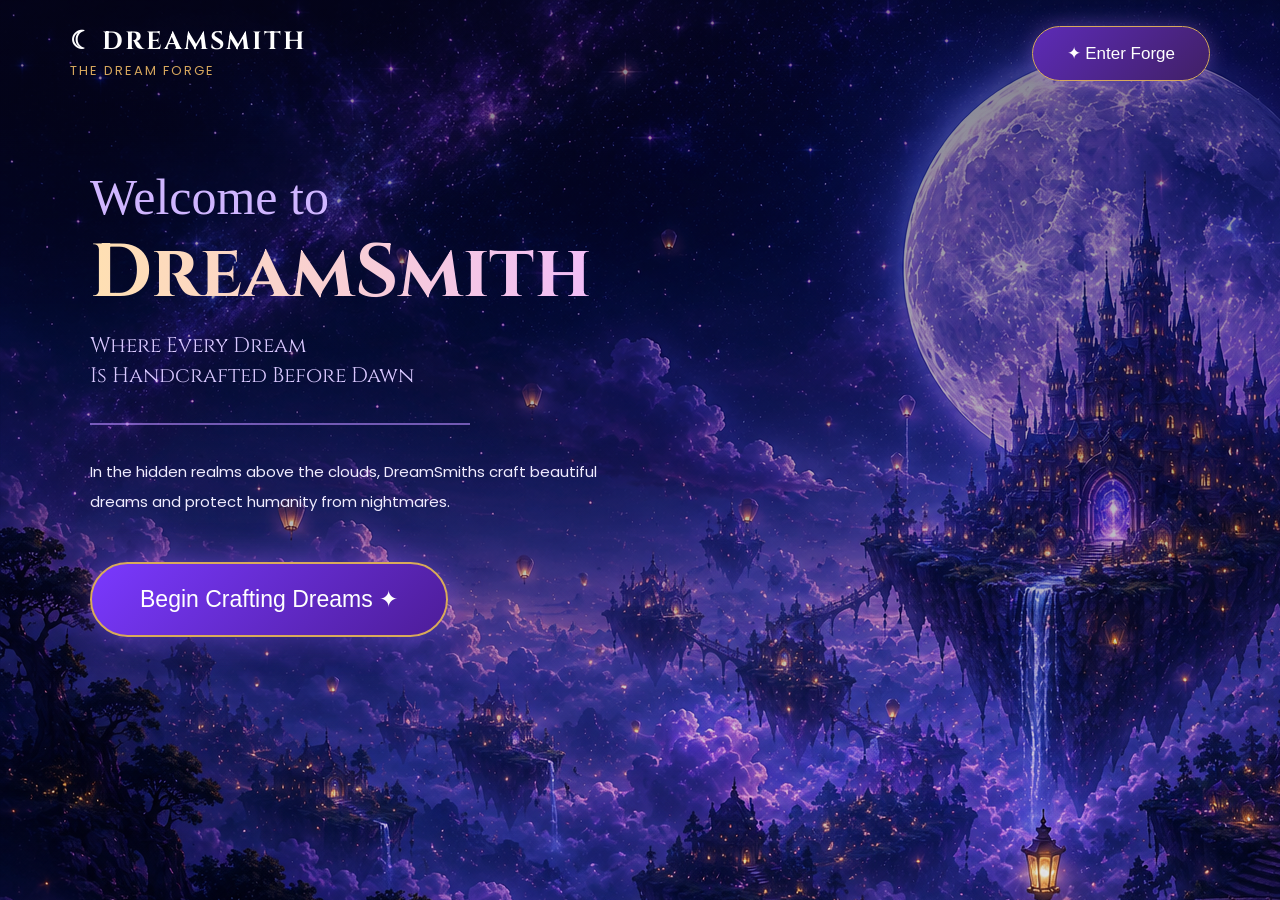
<file: index.html>
<!DOCTYPE html>
<html lang="en">
<head>

    <meta charset="UTF-8">
    <meta name="viewport" content="width=device-width, initial-scale=1.0">

    <title>DreamSmith</title>

    <link rel="preconnect" href="https://fonts.googleapis.com">
    <link rel="preconnect" href="https://fonts.gstatic.com" crossorigin>

    <link href="https://fonts.googleapis.com/css2?family=Cinzel:wght@400;500;600;700&family=Poppins:wght@300;400;500;600&display=swap" rel="stylesheet">

    <link rel="stylesheet" href="style.css">

</head>
<body>

<div class="overlay"></div>

<header>

    <div class="logo">

        <h1>☾ DREAMSMITH</h1>

        <span>THE DREAM FORGE</span>

    </div>

    <button class="forge-btn">
        ✦ Enter Forge
    </button>

</header>


<section class="hero">

    <div class="left">

        <h3>Welcome to</h3>

        <h1>DreamSmith</h1>

        <h2>
            Where Every Dream<br>
            Is Handcrafted Before Dawn
        </h2>

        <div class="line"></div>

        <p>

            In the hidden realms above the clouds,
            DreamSmiths craft beautiful dreams and
            protect humanity from nightmares.

        </p>

        <a href="transition.html">
    <button class="main-btn">
        Begin Crafting Dreams ✦
    </button>
</a>

    </div>

</section>


</body>
</html>
</file>
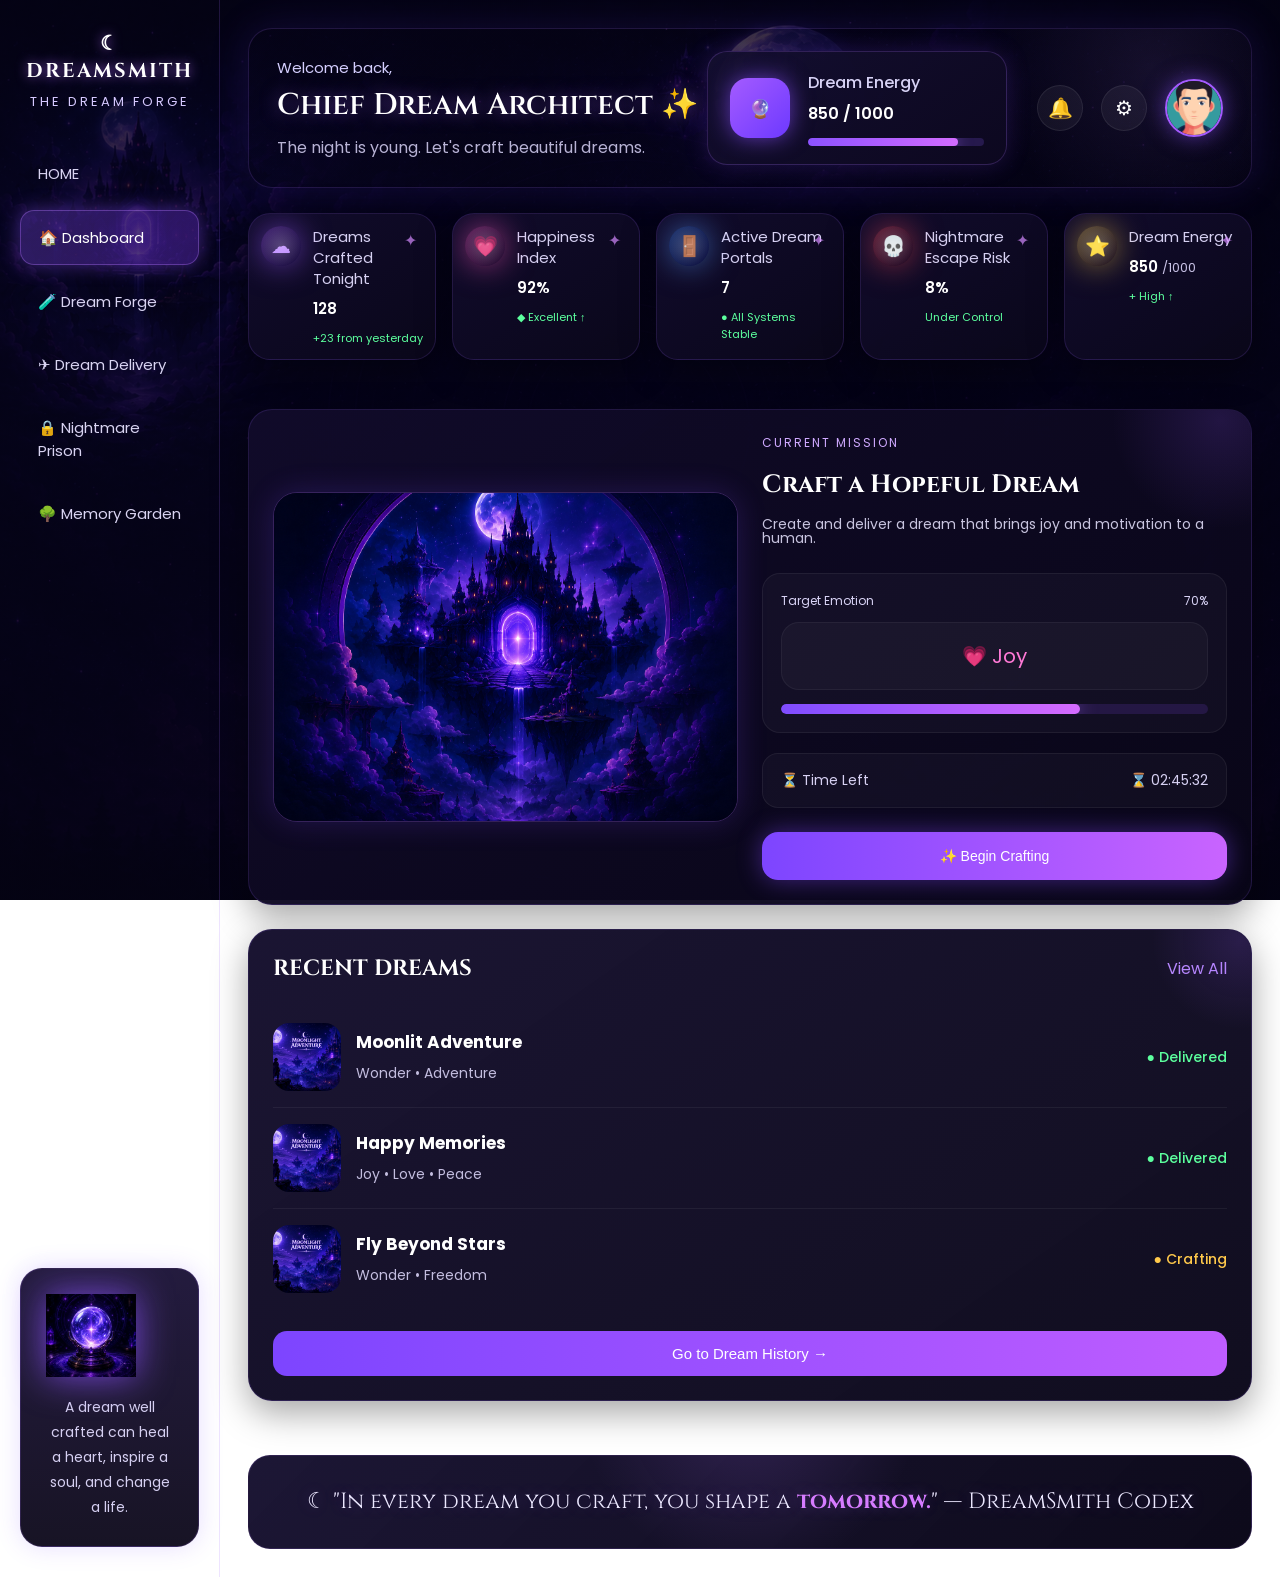
<file: dashboard.html>
<!DOCTYPE html>
<html lang="en">

<head>

    <meta charset="UTF-8">

    <meta name="viewport"
          content="width=device-width, initial-scale=1.0">

    <title>DreamSmith Dashboard</title>

    <link rel="stylesheet" href="dashboard.css">

    <link rel="preconnect"
          href="https://fonts.googleapis.com">

    <link rel="preconnect"
          href="https://fonts.gstatic.com"
          crossorigin>

    <link href="https://fonts.googleapis.com/css2?family=Cinzel:wght@400;500;600;700&family=Poppins:wght@300;400;500;600&display=swap"
          rel="stylesheet">

</head>

<body>

<div class="overlay"></div>


<!-- =========================================
                SIDEBAR
========================================= -->

<aside class="sidebar">

    <div class="logo">

        <h1>☾ DREAMSMITH</h1>

        <span>THE DREAM FORGE</span>

    </div>


    <ul class="menu">
        <li >

            HOME

        </li>

        <li class="active">

            🏠 Dashboard

        </li>

        <li>

            🧪 Dream Forge

        </li>

        <li>

            ✈ Dream Delivery

        </li>

        <li>

            🔒 Nightmare Prison

        </li>

        <li>

            🌳 Memory Garden

        </li>
    </ul>



    <!-- Bottom Quote Card -->

    <div class="sidebar-card">

        <img src="crystal.png">

        <p>

            A dream well crafted
            can heal a heart,
            inspire a soul,
            and change a life.

        </p>

    </div>

</aside>

<!-- =========================================
                MAIN CONTENT
========================================= -->

<div class="main-content">


<!-- =========================================
                TOP HEADER
========================================= -->

<header>

<div class="welcome">

    <p>

        Welcome back,

    </p>

    <h1>

        Chief Dream Architect ✨

    </h1>

    <span>

        The night is young.
        Let's craft beautiful dreams.

    </span>

</div>



<div class="top-right">


<!-- Dream Energy Card -->

<div class="energy-card">

<div class="energy-icon">

🔮

</div>

<div class="energy-info">

<h3>

Dream Energy

</h3>

<p>

850 / 1000

</p>

<div class="progress">

<div class="progress-fill"></div>

</div>

</div>

</div>



<div class="header-icons">

<span>

🔔

</span>

<span>

⚙

</span>

<img src="avatar.PNG"
     class="avatar">

</div>


</div>

</header>
<!-- =========================================
              DASHBOARD STATS
========================================= -->

<section class="stats-section">


    <!-- Card 1 -->

    <div class="stat-card">

        <div class="stat-icon purple">

            ☁

        </div>

        <div class="stat-info">

            <span>Dreams Crafted Tonight</span>

            <h2>128</h2>

            <p class="green">

                +23 from yesterday

            </p>

        </div>

    </div>



    <!-- Card 2 -->

    <div class="stat-card">

        <div class="stat-icon pink">

            💗

        </div>

        <div class="stat-info">

            <span>Happiness Index</span>

            <h2>92%</h2>

            <p class="green">

                ◆ Excellent ↑

            </p>

        </div>

    </div>



    <!-- Card 3 -->

    <div class="stat-card">

        <div class="stat-icon blue">

            🚪

        </div>

        <div class="stat-info">

            <span>Active Dream Portals</span>

            <h2>7</h2>

            <p class="green">

                ● All Systems Stable

            </p>

        </div>

    </div>



    <!-- Card 4 -->

    <div class="stat-card">

        <div class="stat-icon red">

            💀

        </div>

        <div class="stat-info">

            <span>Nightmare Escape Risk</span>

            <h2>8%</h2>

            <p class="green">

                Under Control

            </p>

        </div>

    </div>



    <!-- Card 5 -->

    <div class="stat-card">

        <div class="stat-icon gold">

            ⭐

        </div>

        <div class="stat-info">

            <span>Dream Energy</span>

            <h2>

                850

                <small>/1000</small>

            </h2>

            <p class="green">

                + High ↑

            </p>

        </div>

    </div>


</section>
<!-- =========================================
          MIDDLE DASHBOARD SECTION
========================================= -->

<section class="middle-section">


    <!-- ================= CURRENT MISSION ================= -->

    <div class="mission-card">

        <div class="mission-image">

            <img src="castle.png" alt="Dream Castle">

        </div>


        <div class="mission-content">

            <p class="card-title">

                CURRENT MISSION

            </p>

            <h2>

                Craft a Hopeful Dream

            </h2>

            <p class="mission-text">

                Create and deliver a dream that
                brings joy and motivation to a human.

            </p>


            <!-- Progress Box -->

            <div class="progress-box">

                <div class="progress-head">

                    <span>

                        Target Emotion

                    </span>

                    <span>

                        70%

                    </span>

                </div>

                <div class="emotion">

                    💗 Joy

                </div>

                <div class="progress-bar">

                    <div class="progress-value"></div>

                </div>

            </div>


            <!-- Time -->

            <div class="time-box">

                <div>

                    ⏳ Time Left

                </div>

                <div>

                    ⌛ 02:45:32

                </div>

            </div>


            <button class="craft-btn">

                ✨ Begin Crafting

            </button>

        </div>

    </div>



    
   

    <!-- ============== RECENT DREAMS ============== -->

    <div class="dreams-card">

        <div class="section-head">

            <h2>RECENT DREAMS</h2>

            <a href="#">View All</a>

        </div>


        <div class="dream-item">

            <img src="moonlight.png">

            <div>

                <h3>Moonlit Adventure</h3>

                <span>Wonder • Adventure</span>

            </div>

            <p class="success">● Delivered</p>

        </div>


        <div class="dream-item">

            <img src="moonlight.png">

            <div>

                <h3>Happy Memories</h3>

                <span>Joy • Love • Peace</span>

            </div>

            <p class="success">● Delivered</p>

        </div>


        <div class="dream-item">

            <img src="moonlight.png">

            <div>

                <h3>Fly Beyond Stars</h3>

                <span>Wonder • Freedom</span>

            </div>

            <p class="warning">● Crafting</p>

        </div>

        <button class="small-btn">

            Go to Dream History →

        </button>

    </div>



   
<!-- =========================================
                FOOTER QUOTE
========================================= -->

<footer>

    <div class="quote">

        ☾

        "In every dream you craft,

        you shape a <span>tomorrow.</span>"

        — DreamSmith Codex

    </div>

</footer>


</div>
<!-- End Main Content -->

</body>

</html>
</file>
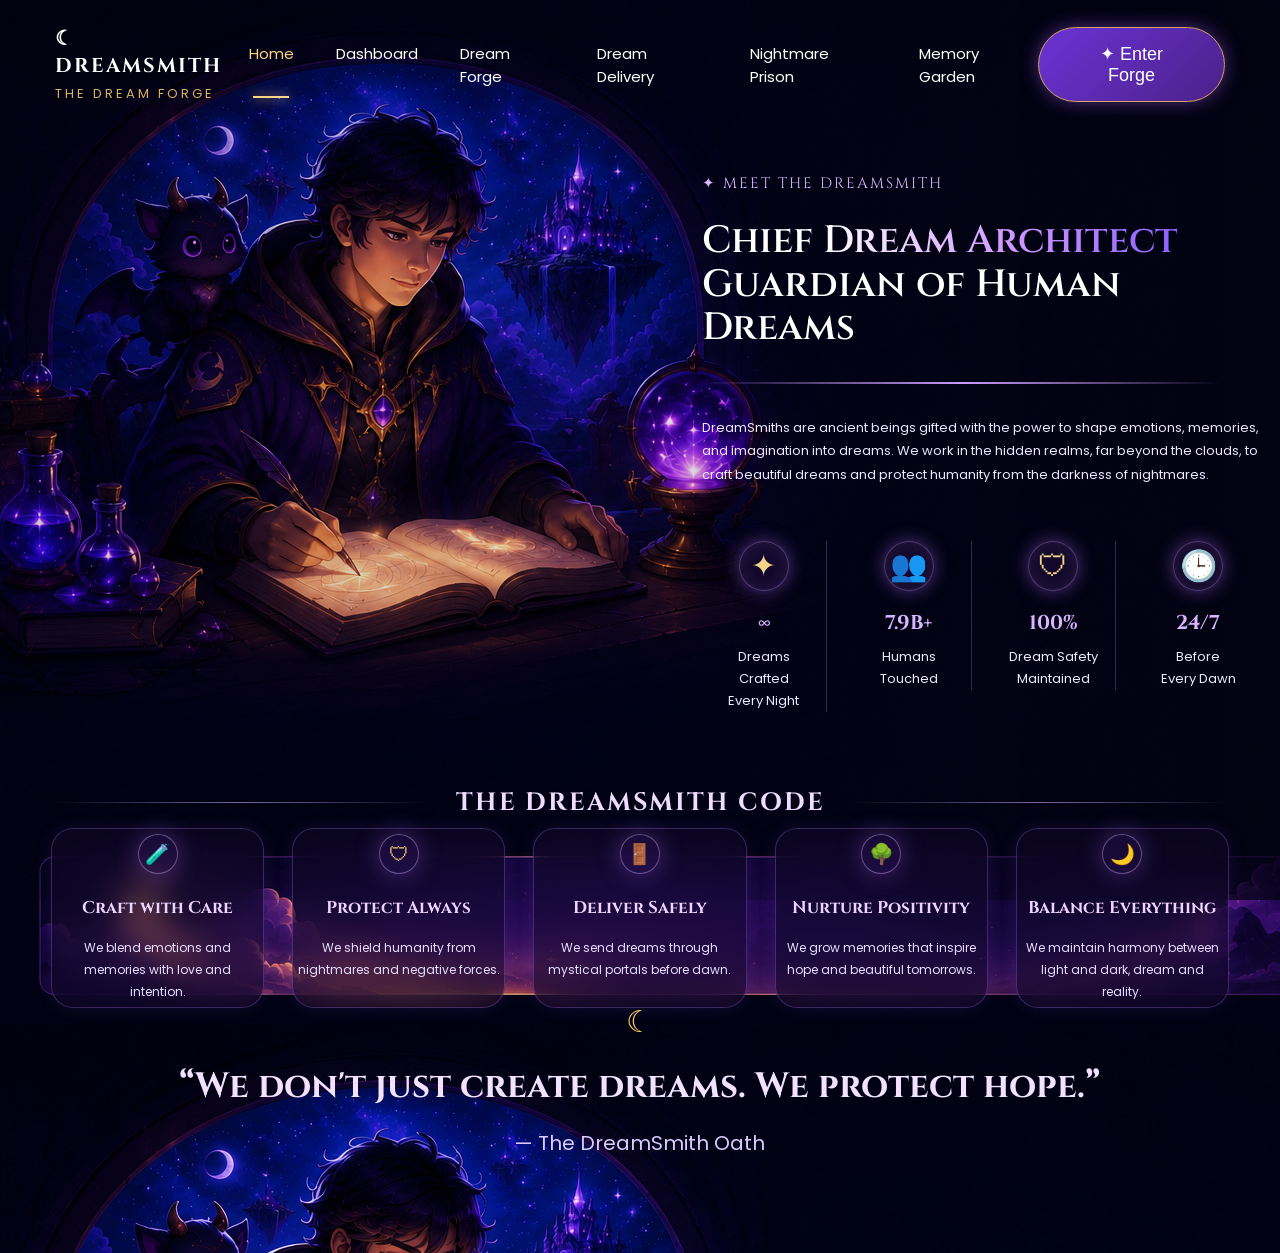
<file: home.html>
<!DOCTYPE html>
<html lang="en">

<head>

    <meta charset="UTF-8">

    <meta name="viewport" content="width=device-width, initial-scale=1.0">

    <title>DreamSmith | Home</title>

    <link rel="stylesheet" href="home.css">

    <link rel="preconnect" href="https://fonts.googleapis.com">

    <link rel="preconnect" href="https://fonts.gstatic.com" crossorigin>

    <link href="https://fonts.googleapis.com/css2?family=Cinzel:wght@400;500;600;700&family=Poppins:wght@300;400;500;600&display=swap" rel="stylesheet">

</head>

<body>

<div class="overlay"></div>

<!-- ================= HEADER ================= -->

<header>

    <div class="logo">

        <h1>☾ DREAMSMITH</h1>

        <span>THE DREAM FORGE</span>

    </div>

    <nav>

        <a class="active" href="#">Home</a>

        <a href="dashboard.html">Dashboard</a>

        <a href="#">Dream Forge</a>
                <a href="#">Dream Delivery</a>


        <a href="#">Nightmare Prison</a>

        <a href="#">Memory Garden</a>


    </nav>

    <button class="forge-btn">

        ✦ Enter Forge

    </button>

</header>

<!-- ================= HERO ================= -->

<section class="hero">

    <!-- Left side remains empty because character is inside background image -->

    <div class="left"></div>

    <!-- Right Side -->

    <div class="right">

        <p class="small-title">

            ✦ MEET THE DREAMSMITH

        </p>

        <h1>

            Chief <span>Dream Architect</span>

            <br>

            Guardian of Human Dreams

        </h1>

        <div class="line"></div>

        <p class="description">

            DreamSmiths are ancient beings gifted with the power

            to shape emotions, memories, and imagination into dreams.

            We work in the hidden realms, far beyond the clouds,

            to craft beautiful dreams and protect humanity

            from the darkness of nightmares.

        </p>

        <!-- ================= STATS ================= -->

        <div class="stats">

            <div class="stat">

                <div class="icon">✦</div>

                <h2>∞</h2>

                <p>

                    Dreams Crafted

                    <br>

                    Every Night

                </p>

            </div>

            <div class="stat">

                <div class="icon">👥</div>

                <h2>7.9B+</h2>

                <p>

                    Humans

                    <br>

                    Touched

                </p>

            </div>

            <div class="stat">

                <div class="icon">🛡</div>

                <h2>100%</h2>

                <p>

                    Dream Safety

                    <br>

                    Maintained

                </p>

            </div>

            <div class="stat">

                <div class="icon">🕒</div>

                <h2>24/7</h2>

                <p>

                    Before

                    <br>

                    Every Dawn

                </p>

            </div>

        </div>

    </div>

</section>
<!-- ================= DREAMSMITH CODE ================= -->

<section class="code-section">

    <div class="section-heading">

        <div class="heading-line"></div>

        <h2>THE DREAMSMITH CODE</h2>

        <div class="heading-line"></div>

    </div>

    <div class="code-grid">

        <!-- Card 1 -->

        <div class="code-card">

            <div class="card-icon">

                🧪

            </div>

            <h3>Craft with Care</h3>

            <p>

                We blend emotions and
                memories with love and
                intention.

            </p>

        </div>


        <!-- Card 2 -->

        <div class="code-card">

            <div class="card-icon">

                🛡

            </div>

            <h3>Protect Always</h3>

            <p>

                We shield humanity
                from nightmares
                and negative forces.

            </p>

        </div>


        <!-- Card 3 -->

        <div class="code-card">

            <div class="card-icon">

                🚪

            </div>

            <h3>Deliver Safely</h3>

            <p>

                We send dreams
                through mystical
                portals before dawn.

            </p>

        </div>


        <!-- Card 4 -->

        <div class="code-card">

            <div class="card-icon">

                🌳

            </div>

            <h3>Nurture Positivity</h3>

            <p>

                We grow memories
                that inspire hope and
                beautiful tomorrows.

            </p>

        </div>


        <!-- Card 5 -->

        <div class="code-card">

            <div class="card-icon">

                🌙

            </div>

            <h3>Balance Everything</h3>

            <p>

                We maintain harmony
                between light and dark,
                dream and reality.

            </p>

        </div>

    </div>

</section>



<!-- ================= DREAM OATH ================= -->

<section class="oath">

    <div class="moon">

        ☾

    </div>

    <h2>

        “We don't just create dreams.
        We protect hope.”

    </h2>

    <p>

        — The DreamSmith Oath

    </p>

</section>



</body>

</html>
</file>
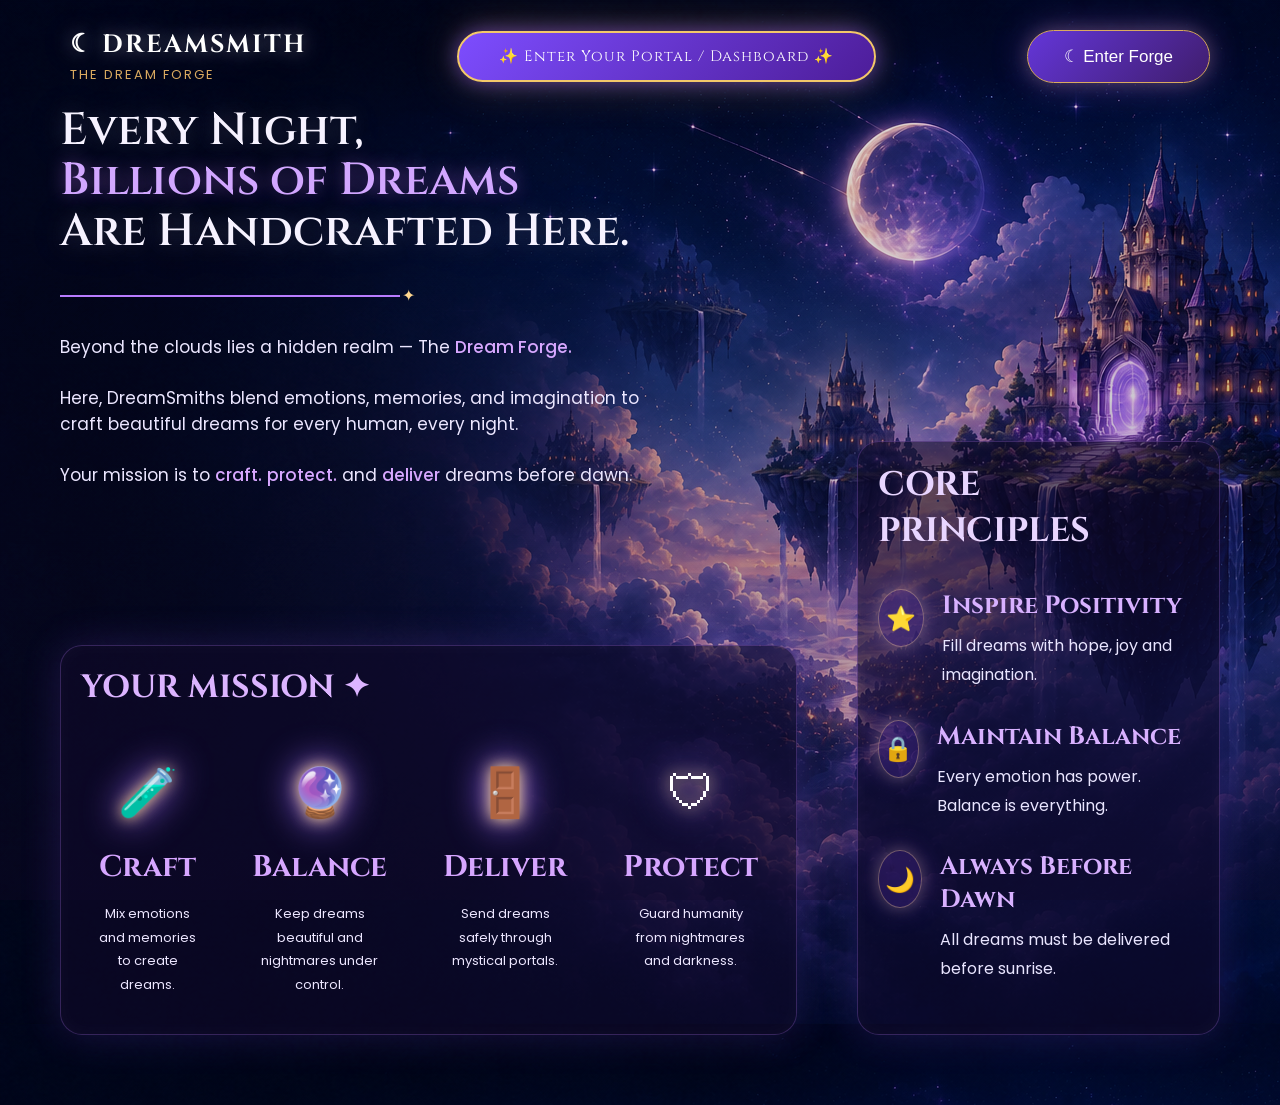
<file: mission.html>
<!DOCTYPE html>
<html lang="en">

<head>

    <meta charset="UTF-8">

    <meta name="viewport"
          content="width=device-width, initial-scale=1.0">

    <title>DreamSmith | Mission</title>

    <link rel="stylesheet" href="mission.css">

    <link rel="preconnect" href="https://fonts.googleapis.com">

    <link rel="preconnect"
          href="https://fonts.gstatic.com"
          crossorigin>

    <link href="https://fonts.googleapis.com/css2?family=Cinzel:wght@400;500;600;700&family=Poppins:wght@300;400;500;600&display=swap"
          rel="stylesheet">

</head>

<body>

<div class="overlay"></div>


<!-- ================= HEADER ================= -->

<header>

    <div class="logo">

        <h1>☾ DREAMSMITH</h1>

        <span>THE DREAM FORGE</span>

    </div>

    <a href="home.html" class="portal-btn">

        ✨ Enter Your Portal / Dashboard ✨

    </a>

    <button class="forge-btn">

        ☾ Enter Forge

    </button>

</header>



<!-- ================= HERO ================= -->

<section class="hero">

<div class="left">



    <h1>

        Every Night,<br>

        <span>Billions of Dreams</span><br>

        Are Handcrafted Here.

    </h1>

    <div class="line"></div>

    <p class="description">

        Beyond the clouds lies a hidden realm —
        The <span>Dream Forge.</span>

        <br><br>

        Here, DreamSmiths blend emotions,
        memories, and imagination to craft
        beautiful dreams for every human,
        every night.

        <br><br>

        Your mission is to

        <span>craft.</span>

        <span>protect.</span>

        and

        <span>deliver</span>

        dreams before dawn.

    </p>

</div>

</section>



<!-- ================= LOWER CONTENT ================= -->

<section class="bottom-section">


<div class="mission-box">

<h2>

YOUR MISSION ✦

</h2>


<div class="mission-grid">


<div class="mission-card">

<div class="icon">

🧪

</div>

<h3>Craft</h3>

<p>

Mix emotions and memories to create dreams.

</p>

</div>


<div class="mission-card">

<div class="icon">

🔮

</div>

<h3>Balance</h3>

<p>

Keep dreams beautiful and nightmares under control.

</p>

</div>


<div class="mission-card">

<div class="icon">

🚪

</div>

<h3>Deliver</h3>

<p>

Send dreams safely through mystical portals.

</p>

</div>


<div class="mission-card">

<div class="icon">

🛡

</div>

<h3>Protect</h3>

<p>

Guard humanity from nightmares and darkness.

</p>

</div>


</div>

</div>



<div class="principles">

<h2>

CORE PRINCIPLES

</h2>


<div class="principle">

<div class="circle">

⭐

</div>

<div>

<h4>Inspire Positivity</h4>

<p>

Fill dreams with hope,
joy and imagination.

</p>

</div>

</div>



<div class="principle">

<div class="circle">

🔒

</div>

<div>

<h4>Maintain Balance</h4>

<p>

Every emotion has power.
Balance is everything.

</p>

</div>

</div>



<div class="principle">

<div class="circle">

🌙

</div>

<div>

<h4>Always Before Dawn</h4>

<p>

All dreams must be delivered
before sunrise.

</p>

</div>

</div>


</div>


</section>


</body>

</html>
</file>
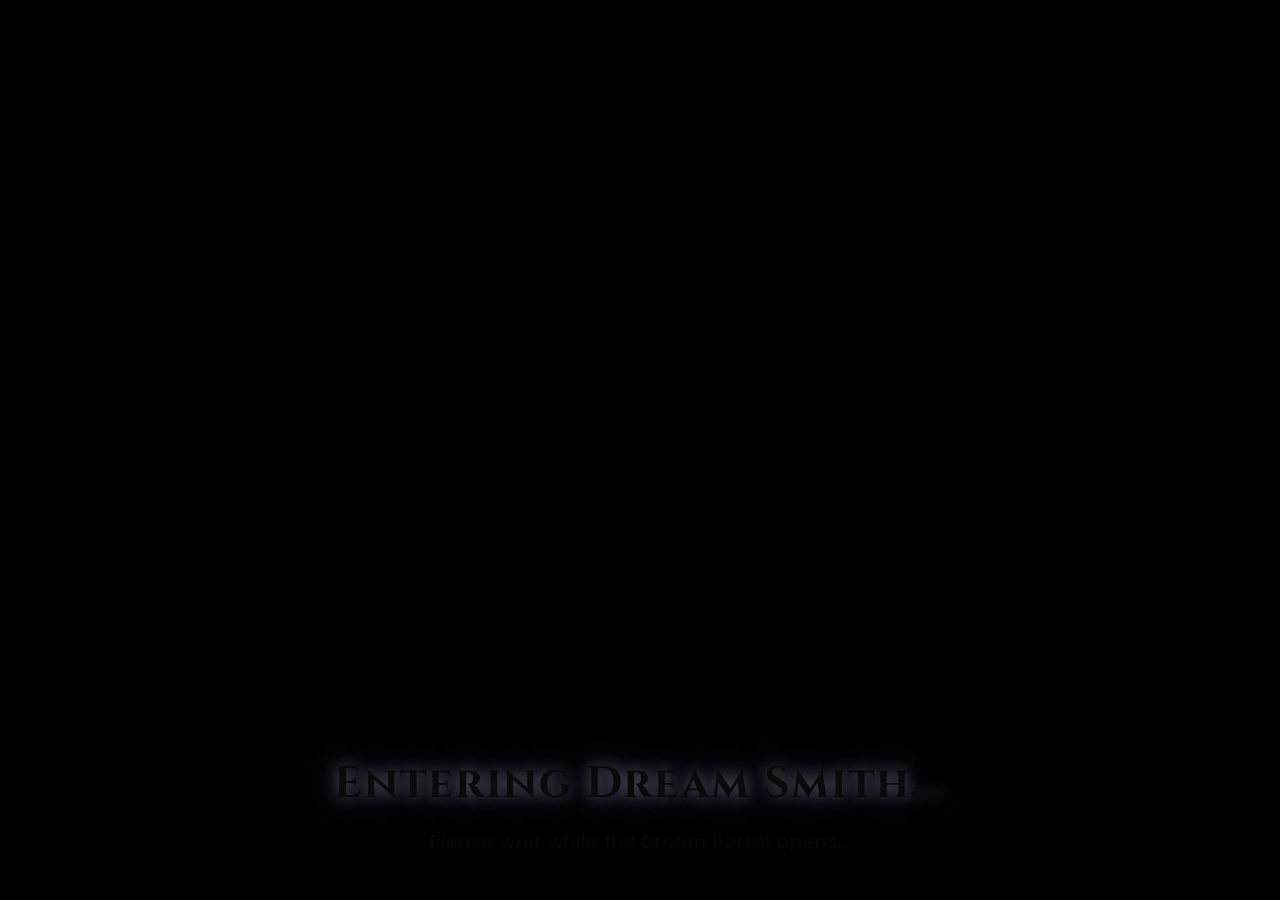
<file: transition.html>
<!DOCTYPE html>
<html lang="en">

<head>

    <meta charset="UTF-8">
    <meta name="viewport" content="width=device-width, initial-scale=1.0">

    <title>Entering DreamSmith...</title>

    <link rel="stylesheet" href="transition.css">

    <link rel="preconnect" href="https://fonts.googleapis.com">
    <link rel="preconnect" href="https://fonts.gstatic.com" crossorigin>

    <link href="https://fonts.googleapis.com/css2?family=Cinzel:wght@400;600;700&display=swap" rel="stylesheet">

</head>

<body>

    <!-- Transition Video -->

    <video id="introVideo" autoplay playsinline>
    <source src="entry2.mp4" type="video/mp4">
</video>

    <!-- Overlay -->

    <div class="overlay"></div>

    <!-- Loading Text -->

    <div class="loading">

        <h1>Entering Dream Smith...</h1>

        <p>Please wait while the Dream Portal opens...</p>

    </div>
    

    <script>

        const video = document.getElementById("introVideo");

        // Start the video after page loads
        

        // Go to mission page after video finishes
        video.addEventListener("ended", () => {

            window.location.href = "mission.html";

        });

    </script>

</body>

</html>
</file>
<file: style.css>
/*=========================
        GOOGLE FONT
==========================*/

@import url('https://fonts.googleapis.com/css2?family=Cinzel:wght@400;500;600;700&family=Poppins:wght@300;400;500;600&display=swap');

*{
    margin:0;
    padding:0;
    box-sizing:border-box;
}

html{
    scroll-behavior:smooth;
}

body{

    font-family:'Poppins',sans-serif;
    background:url("universe_bg.png");
    min-height:100vh;
    color:white;
    overflow-x:hidden;
    background-repeat: repeat;
    position:relative;
    background-size: auto;

}


/*=========================
      DARK OVERLAY
==========================*/

.overlay{

    position:fixed;

    inset:0;

    background:linear-gradient(
        rgba(7,5,32,.5),
        rgba(10,8,45,.1)
    );

    z-index:-1;

}


/*=========================
        HEADER
==========================*/

header{

    width:100%;

    display:flex;

    justify-content:space-between;

    align-items:center;

    padding:25px 70px;

}


.logo h1{

    font-family:'Cinzel',serif;

    font-size:25px;

    color:#fff;

    letter-spacing:2px;

}

.logo span{

    display:block;

    margin-top:3px;

    color:#d5a65d;

    font-size:13px;

    letter-spacing:2px;

}

/*=========================
        BUTTONS
==========================*/

.forge-btn{

    background:linear-gradient(135deg,#5d2bb7,#402066);

    border:1px solid #d8a95e;

    color:white;

    padding:16px 34px;

    border-radius:40px;

    font-size:17px;

    cursor:pointer;

    transition:.35s;

    box-shadow:0 0 20px rgba(180,120,255,.35);

}

.forge-btn:hover{

    transform:translateY(-4px);

    box-shadow:0 0 30px rgba(180,120,255,.7);

}

/*=========================
        HERO SECTION
==========================*/

.hero{

    width:100%;

    min-height:72vh;

    display:flex;

    align-items:center;

    padding:60px 90px;

}

.left{

    margin-top: -5%;
    width:560px;

}

.left h3{

    font-family:'Cinzel Decorative',serif;

    font-size:50px;

    color:#cfb5ff;

    font-weight:400;

}

.left h1{

    font-family:'Cinzel',serif;

    font-size:75px;

    font-weight:700;

    line-height:1;

    margin:10px 0;

    background:linear-gradient(90deg,#ffe0b2,#f0b9ff);

    -webkit-background-clip:text;

    -webkit-text-fill-color:transparent;

}

.left h2{

    font-family:'Cinzel',serif;

    color:#d9c8ff;

    font-weight:400;

    line-height:1.45;

    font-size:21px;

    margin-top:20px;

}

.line{

    width:380px;

    height:2px;

    background:#b78aff;

    margin:32px 0;

    opacity:.6;

}

.left p{

    width:550px;

    line-height:2;

    font-size:15px;

    color:#f0ecff;

}


/*=========================
      MAIN BUTTON
==========================*/

.main-btn{

    margin-top:45px;

    padding:22px 48px;

    border:none;

    border-radius:50px;

    background:linear-gradient(135deg,#7a39ff,#4d1d99);

    color:white;

    font-size:23px;

    border:2px solid #d9aa5b;

    cursor:pointer;

    transition:.35s;

    box-shadow:0 0 35px rgba(150,90,255,.45);

}

.main-btn:hover{

    transform:translateY(-5px);

    box-shadow:0 0 45px rgba(170,110,255,.75);

}



/*=========================
        FEATURES
==========================*/

.features{

    width:100%;

    display:flex;

    justify-content:center;

    gap:70px;

    padding:35px 60px 30px;

}

.card{

    width:210px;

    text-align:center;

}

.icon{

    font-size:42px;

    margin-bottom:15px;

}

.card h3{

    font-family:'Cinzel',serif;

    font-size:26px;

    margin-bottom:12px;

    color:#f3d9ff;

}

.card p{

    color:#ddd8f7;

    line-height:1.6;

    font-size:17px;

}


/*=========================
      SCROLL SECTION
==========================*/

.scroll{

    margin-top:25px;

    display:flex;

    justify-content:center;

    align-items:center;

    gap:12px;

    font-size:20px;

    color:#ecd8ff;

    padding-bottom:25px;

}

.scroll span{

    font-size:30px;

}




/*=========================
      RESPONSIVE
==========================*/

@media(max-width:1200px){

header{

    flex-direction:column;

    gap:25px;

}

nav{

    flex-wrap:wrap;

    justify-content:center;

}

.hero{

    justify-content:center;

    text-align:center;

}

.left{

    width:100%;

}

.left p{

    width:100%;

}

.line{

    margin:30px auto;

}

.features{

    flex-wrap:wrap;

}

}


@media(max-width:768px){

.left h1{

    font-size:65px;

}

.left h3{

    font-size:45px;

}

.left h2{

    font-size:22px;

}

.main-btn{

    width:100%;

}

.features{

    gap:40px;

    padding:50px 20px;

}

.card{

    width:45%;

}

}

@media(max-width:550px){

header{

    padding:20px;

}

.hero{

    padding:35px 20px;

}

nav{

    gap:18px;

}

nav a{

    font-size:15px;

}

.left h1{

    font-size:50px;

}

.left h3{

    font-size:36px;

}

.left h2{

    font-size:19px;

}

.card{

    width:100%;

}

}
</file>
<file: dashboard.css>
/*=========================================
        GOOGLE VARIABLES
=========================================*/

:root{

    --bg:#060311;
    --card:#0f0a22;
    --card2:#151030;

    --border:rgba(162,108,255,.18);

    --purple:#8c52ff;
    --purple2:#b56cff;
    --pink:#ff5dd7;
    --blue:#4f8cff;
    --green:#54ff9d;
    --gold:#ffcb52;
    --red:#ff5b6b;

    --text:#ffffff;
    --muted:#b8b3d5;

}

/*=========================================
            RESET
=========================================*/

*{
    margin:0;
    padding:0;
    box-sizing:border-box;
}

html{
    scroll-behavior:smooth;
}

body{

    font-family:'Poppins',sans-serif;

    background:
        linear-gradient(rgba(5,3,18,.75), rgba(5,3,18,.85)),
        url("dashboard_bg.png");

    background-size:cover;
    background-position:center;
    background-repeat:no-repeat;
    background-attachment:fixed;

    color:white;

    display:flex;

    min-height:100vh;

    overflow-x:hidden;

}

/*=========================================
            SCROLLBAR
=========================================*/

::-webkit-scrollbar{
    width:10px;
}

::-webkit-scrollbar-track{
    background:#090513;
}

::-webkit-scrollbar-thumb{

    background:#6d39ff;
    border-radius:20px;

}

::-webkit-scrollbar-thumb:hover{

    background:#a56cff;

}

/*=========================================
            OVERLAY
=========================================*/

.overlay{

    position:fixed;
    inset:0;

    background:

    radial-gradient(circle at 20% 20%,
    rgba(130,80,255,0),
    transparent 35%),

    radial-gradient(circle at 85% 15%,
    rgba(255,120,220,.0),
    transparent 25%),

    radial-gradient(circle at bottom,
    rgba(120,90,255,0),
    transparent 35%);

    pointer-events:none;

    z-index:-1;

}


/*=========================================
            SIDEBAR
=========================================*/

.sidebar{

    width:220px;

    min-height:100vh;
    border-right:1px solid var(--border);

    padding:30px 20px;

    position:sticky;

    top:0;

    display:flex;

    flex-direction:column;

}


/*=========================================
                LOGO
=========================================*/

.logo{

    text-align:center;

    margin-bottom:35px;

}

.logo h1{

    font-family:'Cinzel',serif;

    color:#fff;

    font-size:20px;

    letter-spacing:2px;

    text-shadow:
    0 0 12px rgba(177,109,255,.8);

}

.logo span{

    display:block;

    margin-top:8px;

    color:#d6c9ff;

    font-size:13px;

    letter-spacing:3px;

}


/*=========================================
            MENU
=========================================*/

.menu{

    list-style:none;

}

.menu li{

    display:flex;

    align-items:center;

    gap:10px;

    color:#d9d4f2;

    padding:15px 18px;

    margin-bottom:10px;

    border-radius:14px;

    cursor:pointer;

    transition:.35s;

    font-size:15px;

}

.menu li:hover{

    background:#191038;

    color:#fff;

    transform:translateX(6px);

}

.menu li.active{

    background:

    linear-gradient(90deg,
    rgba(139,82,255,.3),
    rgba(85,39,172,.5));

    color:white;

    box-shadow:

    0 0 20px rgba(140,82,255,.45);

    border:1px solid rgba(184,120,255,.35);

}


/*=========================================
        SIDEBAR QUOTE CARD
=========================================*/

.sidebar-card{

    margin-top:auto;

    background:

    linear-gradient(180deg,
    rgba(24,15,52,.95),
    rgba(11,7,25,.95));

    border:1px solid var(--border);

    border-radius:22px;

    padding:25px;

    text-align:center;

    box-shadow:

    0 0 25px rgba(120,70,255,.18);

}

.sidebar-card img{

    width:90px;

    margin-bottom:18px;

    filter:

    drop-shadow(0 0 18px rgba(140,82,255,.8));

}

.sidebar-card p{

    color:#d6d0f2;

    line-height:1.8;

    font-size:14px;

}
/*=========================================
            MAIN CONTENT
=========================================*/

.main-content{

    flex:1;

    padding:28px;

    display:flex;

    flex-direction:column;

    gap:25px;

}


/*=========================================
                HEADER
=========================================*/

header{

    display:flex;

    justify-content:space-between;

    align-items:center;

    padding:22px 28px;

    border-radius:24px;

    background:
    linear-gradient(
    135deg,
    rgba(18,12,45,.1),
    rgba(9,6,25,.1));

    border:1px solid var(--border);

    box-shadow:
    0 0 40px rgba(110,70,255,.15);

    position:relative;

    overflow:hidden;

}


/* Moon Glow */

header::before{

    content:"";

    position:absolute;

    width:320px;

    height:320px;

    right:-60px;

    top:-120px;

    border-radius:50%;

    background:
    radial-gradient(circle,
    rgba(170,130,255,.1),
    transparent 70%);
    pointer-events:none;

}


/*=========================================
            WELCOME
=========================================*/

.welcome{

    position:relative;

    z-index:2;

}

.welcome p{

    color:#d5cfff;

    font-size:15px;

    margin-bottom:6px;

}

.welcome h1{

    font-family:'Cinzel',serif;

    font-size:30px;

    font-weight:600;

    color:#fff;

    margin-bottom:10px;

    text-shadow:
    0 0 18px rgba(170,110,255,.55);

}

.welcome span{

    color:var(--muted);

    font-size:16px;

}


/*=========================================
            TOP RIGHT
=========================================*/

.top-right{

    display:flex;

    align-items:center;

    gap:30px;

    position:relative;

    z-index:2;

}


/*=========================================
            ENERGY CARD
=========================================*/

.energy-card{

    display:flex;

    align-items:center;

    gap:18px;

    min-width:300px;

    padding:18px 22px;

    border-radius:20px;

    background:
    linear-gradient(
    145deg,
    rgba(20,15,48,.95),
    rgba(13,8,32,.95));

    border:1px solid rgba(170,110,255,.22);

    box-shadow:
    0 0 25px rgba(140,82,255,.20);

}


.energy-icon{

    width:60px;

    height:60px;

    display:flex;

    justify-content:center;

    align-items:center;

    border-radius:18px;

    font-size:18px;

    color:white;

    background:
    linear-gradient(
    135deg,
    #a45bff,
    #6d39ff);

    box-shadow:
    0 0 22px rgba(140,82,255,.65);

}


.energy-info{

    flex:1;

}

.energy-info h3{

    font-size:16px;

    font-weight:500;

    color:#d7d2f5;

    margin-bottom:6px;

}

.energy-info p{

    font-size:16px;

    font-weight:600;

    margin-bottom:12px;

    color:#fff;

}


/*=========================================
            PROGRESS BAR
=========================================*/

.progress{

    width:100%;

    height:8px;

    background:#26194d;

    border-radius:20px;

    overflow:hidden;

}

.progress-fill{

    width:85%;

    height:100%;

    border-radius:20px;

    background:
    linear-gradient(
    90deg,
    #8c52ff,
    #d36cff);

    box-shadow:
    0 0 15px rgba(170,110,255,.7);

}


/*=========================================
            HEADER ICONS
=========================================*/

.header-icons{

    display:flex;

    align-items:center;

    gap:18px;

}

.header-icons span{

    width:46px;

    height:46px;

    display:flex;

    justify-content:center;

    align-items:center;

    border-radius:50%;

    font-size:20px;

    cursor:pointer;

    transition:.35s;

    background:rgba(255,255,255,.05);

    border:1px solid rgba(255,255,255,.08);

}

.header-icons span:hover{

    transform:translateY(-3px);

    background:#221445;

    box-shadow:
    0 0 18px rgba(140,82,255,.45);

}


/*=========================================
                AVATAR
=========================================*/

.avatar{

    width:58px;

    height:58px;

    object-fit:cover;

    border-radius:50%;

    border:2px solid #a45bff;

    cursor:pointer;

    box-shadow:
    0 0 22px rgba(140,82,255,.55);

    transition:.35s;

}

.avatar:hover{

    transform:scale(1.08);

    box-shadow:
    0 0 35px rgba(170,110,255,.8);

}
/*=========================================
        DASHBOARD STATS SECTION
=========================================*/

.stats-section{

    display:grid;

    grid-template-columns:repeat(5,minmax(0,1fr));

    gap:16px;

    width:100%;

}


/*=========================================
            STAT CARD
=========================================*/

.stat-card{

    display:flex;

    align-items:flex-start;

    gap:12px;

    padding:12px 12px;

    border-radius:22px;

    background:
    linear-gradient(
    145deg,
    rgba(18,12,45,.95),
    rgba(10,7,26,.96));

    border:1px solid rgba(155,100,255,.16);

    transition:.35s;
    flex: 1;

    position:relative;

    overflow:hidden;

    box-shadow:
    0 10px 35px rgba(0,0,0,.35);

}

.stat-card::before{

    content:"";

    position:absolute;

    inset:0;

    background:
    radial-gradient(circle at top right,
    rgba(170,110,255,.16),
    transparent 55%);

    opacity:0;

    transition:.35s;

}

.stat-card:hover{

    transform:translateY(-8px);

    border-color:rgba(180,120,255,.35);

    box-shadow:
    0 18px 45px rgba(130,70,255,.22);

}

.stat-card:hover::before{

    opacity:1;

}


/*=========================================
            ICON BOX
=========================================*/

.stat-icon{

    width:40px;

    height:40px;

    border-radius:20px;

    display:flex;

    align-items:center;

    justify-content:center;

    font-size:20px;

    flex-shrink:0;

    position:relative;

    overflow:hidden;

}

.stat-icon::after{

    content:"";

    position:absolute;

    inset:0;

    background:
    radial-gradient(circle,
    rgba(255,255,255,.18),
    transparent 70%);

}


/*=========================================
            ICON COLORS
=========================================*/

.purple{

    background:
    linear-gradient(
    135deg,
    rgba(169,95,255,.35),
    rgba(116,56,255,.12));

    color:#bf8cff;

    box-shadow:
    0 0 30px rgba(155,90,255,.55);

}

.pink{

    background:
    linear-gradient(
    135deg,
    rgba(255,90,195,.35),
    rgba(180,40,140,.12));

    color:#ff71d0;

    box-shadow:
    0 0 30px rgba(255,90,190,.55);

}

.blue{

    background:
    linear-gradient(
    135deg,
    rgba(70,145,255,.35),
    rgba(20,70,255,.12));

    color:#74b6ff;

    box-shadow:
    0 0 30px rgba(90,155,255,.55);

}

.red{

    background:
    linear-gradient(
    135deg,
    rgba(255,80,95,.35),
    rgba(170,30,50,.12));

    color:#ff6f82;

    box-shadow:
    0 0 30px rgba(255,80,90,.50);

}

.gold{

    background:
    linear-gradient(
    135deg,
    rgba(255,215,90,.35),
    rgba(180,110,10,.12));

    color:#ffd561;

    box-shadow:
    0 0 30px rgba(255,210,70,.50);

}


/*=========================================
            CARD CONTENT
=========================================*/

.stat-info{

    display:flex;

    flex-direction:column;

    gap:8px;

    flex:1;

}

.stat-info span{

    color:#d6d0f2;

    font-size:15px;

    line-height:1.4;

}

.stat-info h2{

    font-size:15px;

    font-weight:600;

    color:#fff;

    line-height:1;

    margin-top:4px;

}

.stat-info h2 small{

    font-size:13px;

    color:#c7c1e5;

    font-weight:400;

}

.green{

    color:#5cff9e;

    font-size:11px;

    display:flex;

    align-items:center;

    gap:6px;

    margin-top:6px;

}


/*=========================================
        CARD GLOW DOT
=========================================*/

.stat-card::after{

    content:"✦";

    position:absolute;

    right:18px;

    top:14px;

    color:#d58bff;

    font-size:16px;

    opacity:.7;

}




/*=========================================
        MIDDLE SECTION
=========================================*/

.middle-section{

    display:grid;

    grid-template-columns:2.2fr 1.6fr 1.3fr;

    gap:24px;

    margin-top:24px;

}


/*=========================================
            COMMON CARD
=========================================*/

.mission-card,
.status-card,
.activity-card{

    background:
    linear-gradient(
    145deg,
    rgba(17,11,42,.96),
    rgba(9,6,24,.97));

    border:1px solid rgba(150,100,255,.16);

    border-radius:24px;

    padding:24px;

    box-shadow:
    0 12px 35px rgba(0,0,0,.35);

    position:relative;

    overflow:hidden;

}

.mission-card::before,
.status-card::before,
.activity-card::before{

    content:"";

    position:absolute;

    top:-100px;
    right:-80px;

    width:220px;
    height:220px;

    border-radius:50%;

    background:
    radial-gradient(circle,
    rgba(150,90,255,.16),
    transparent 70%);

}


/*=========================================
            MISSION CARD
=========================================*/

.mission-card{

    display:flex;

    gap:24px;

    align-items:center;

}


/*=========================================
            IMAGE
=========================================*/

.mission-image{
    

    flex:1;

}

.mission-image img{

    width:100%;

    height:330px;

    object-fit:cover;

    border-radius:24px;

    border:1px solid rgba(170,110,255,.25);

    box-shadow:
    0 0 30px rgba(120,70,255,.20);

}


/*=========================================
        MISSION CONTENT
=========================================*/

.mission-content{

    flex:1;

    display:flex;

    flex-direction:column;

    justify-content:center;

}

.card-title{

    color:#cfa9ff;

    letter-spacing:2px;

    font-size:12px;

    margin-bottom:16px;

}

.mission-content h2{

    font-family:'Cinzel',serif;

    font-size:25px;

    color:white;

    margin-bottom:16px;

}

.mission-text{

    color:#c8c4df;

    line-height:1;

    font-size:14px;

    margin-bottom:28px;

}


/*=========================================
            PROGRESS BOX
=========================================*/

.progress-box{

    background:rgba(255,255,255,.03);

    border:1px solid rgba(255,255,255,.06);

    border-radius:18px;

    padding:18px;

    margin-bottom:20px;

}

.progress-head{

    display:flex;

    justify-content:space-between;

    margin-bottom:12px;

    color:#d8d3f5;

    font-size:12px;

}

.progress-box .emotion{

    color:#ff79d6;

    font-size:20px;

    margin-bottom:14px;

}

.progress-bar{

    width:100%;

    height:10px;

    background:#241744;

    border-radius:20px;

    overflow:hidden;

}

.progress-value{

    width:70%;

    height:100%;

    border-radius:20px;

    background:
    linear-gradient(
    90deg,
    #7f4cff,
    #d56bff);

    box-shadow:
    0 0 18px rgba(170,110,255,.6);

}


/*=========================================
            TIME BOX
=========================================*/

.time-box{

    display:flex;

    justify-content:space-between;

    align-items:center;

    background:rgba(255,255,255,.03);

    border:1px solid rgba(255,255,255,.06);

    padding:16px 18px;

    border-radius:16px;

    margin-bottom:24px;

    color:#d7d1f3;

    font-size:14px;

}


/*=========================================
            BUTTON
=========================================*/

.craft-btn{

    width:100%;

    padding:16px;

    border:none;

    border-radius:16px;

    cursor:pointer;

    font-size:14px;

    color:white;

    background:
    linear-gradient(
    90deg,
    #7d45ff,
    #c964ff);

    transition:.35s;

    box-shadow:
    0 0 24px rgba(130,70,255,.45);

}

.craft-btn:hover{

    transform:translateY(-4px);

    box-shadow:
    0 0 35px rgba(170,110,255,.7);

}


/*=========================================
        RESPONSIVE
=========================================*/

@media(max-width:1400px){

    .middle-section{

        grid-template-columns:1fr;

    }

}

@media(max-width:900px){

    .mission-card{

        flex-direction:column;

    }

    .mission-image img{

        height:260px;

    }

}
@media(max-width:600px){
    .mission-content h2{
        font-size:28px;
    }
    .mission-image img{
        height:220px;
    }
}



/*=========================================
        CRYSTAL BALL
=========================================*/

.crystal-container{

    position:relative;

    width:220px;

    height:220px;

    display:flex;

    justify-content:center;

    align-items:center;

    margin-bottom:35px;

}

.crystal-container::before{

    content:"";

    position:absolute;

    width:220px;

    height:220px;

    border-radius:50%;

    border:2px dashed rgba(160,110,255,.28);

    animation:rotateRing 20s linear infinite;

}

.crystal-container::after{

    content:"";

    position:absolute;

    width:160px;

    height:160px;

    border-radius:50%;

    background:

    radial-gradient(circle,
    rgba(140,82,255,.18),
    transparent 70%);

    filter:blur(20px);

}

.crystal-container img{

    width:135px;

    z-index:2;

    filter:
    drop-shadow(0 0 28px rgba(140,82,255,.85));

}


/*=========================================
        STATUS POINTS
=========================================*/

.status-points{

    width:100%;

    display:grid;

    grid-template-columns:1fr 1fr;

    gap:18px;

    margin-bottom:25px;

}

.point{

    display:flex;

    align-items:center;

    gap:12px;

    background:rgba(255,255,255,.03);

    padding:14px;

    border-radius:16px;

    border:1px solid rgba(255,255,255,.05);

    transition:.35s;

}

.point:hover{

    transform:translateY(-5px);

    background:rgba(255,255,255,.06);

}

.point p{

    color:#d7d3f4;

    font-size:14px;

}


/*=========================================
            DOTS
=========================================*/

.dot{

    width:46px;

    height:46px;

    border-radius:50%;

    display:flex;

    justify-content:center;

    align-items:center;

    font-size:20px;

}

.dot.purple{

    background:rgba(140,82,255,.18);

    color:#be8bff;

}

.dot.green{

    background:rgba(84,255,157,.12);

    color:#5effa2;

}

.dot.cyan{

    background:rgba(80,180,255,.14);

    color:#7bc7ff;

}

.dot.red{

    background:rgba(255,90,110,.12);

    color:#ff7f93;

}

.dot.blue{

    background:rgba(70,120,255,.12);

    color:#72a9ff;

}


/*=========================================
        SYSTEM STATUS
=========================================*/

.system-status{

    width:100%;

    margin-top:auto;

    padding:14px;

    border-radius:16px;

    background:rgba(84,255,157,.08);

    color:#6fffaf;

    font-size:14px;

    border:1px solid rgba(84,255,157,.15);

}





/*=========================================
        ACTIVITY LIST
=========================================*/

.activity{

    display:flex;

    flex-direction:column;

    gap:18px;

}

.activity-item{

    display:flex;

    align-items:center;

    gap:15px;

    padding:14px;

    border-radius:16px;

    background:rgba(255,255,255,.03);

    border:1px solid rgba(255,255,255,.05);

    transition:.35s;

}

.activity-item:hover{

    transform:translateX(5px);

    background:rgba(255,255,255,.05);

}

.activity-item div{

    flex:1;

}

.activity-item h4{

    color:white;

    font-size:15px;

    margin-bottom:4px;

}

.activity-item p{

    color:#bdb8d9;

    font-size:13px;

}

.activity-item small{

    color:#8d88aa;

    white-space:nowrap;

}


/*=========================================
        ACTIVITY ICON
=========================================*/

.activity-icon{

    width:48px;

    height:48px;

    border-radius:50%;

    display:flex;

    justify-content:center;

    align-items:center;

    font-size:20px;

}


/*=========================================
        VIEW ALL LINK
=========================================*/

.view-all{

    margin-top:25px;

    text-decoration:none;

    color:#bb8fff;

    font-weight:500;

    transition:.3s;

}

.view-all:hover{

    color:white;

    letter-spacing:1px;

}


/*=========================================
        ROTATION ANIMATION
=========================================*/

@keyframes rotateRing{

    from{

        transform:rotate(0deg);

    }

    to{

        transform:rotate(360deg);

    }

}
/*=========================================
            BOTTOM SECTION
=========================================*/

.bottom-section{

    display:grid;

    grid-template-columns:1.3fr 1.4fr 1.1fr;

    gap:24px;

    margin-top:24px;

}


/*=========================================
            COMMON CARD
=========================================*/

.foundry-card,
.dreams-card,
.actions-card{

    background:
    linear-gradient(
    145deg,
    rgba(17,11,42,.96),
    rgba(9,6,24,.97));

    border:1px solid rgba(150,100,255,.16);

    border-radius:24px;

    padding:24px;

    box-shadow:
    0 12px 35px rgba(0,0,0,.35);

    position:relative;

    overflow:hidden;

}

.foundry-card::before,
.dreams-card::before,
.actions-card::before{

    content:"";

    position:absolute;

    top:-80px;

    right:-80px;

    width:180px;

    height:180px;

    border-radius:50%;

    background:
    radial-gradient(circle,
    rgba(150,90,255,.16),
    transparent 70%);

}


/*=========================================
            SECTION HEAD
=========================================*/

.section-head{

    display:flex;

    justify-content:space-between;

    align-items:center;

    margin-bottom:24px;

}

.section-head h2{

    font-family:'Cinzel',serif;

    font-size:22px;

    color:white;

}

.section-head a{

    text-decoration:none;

    color:#b889ff;

    transition:.3s;

}

.section-head a:hover{

    color:white;

}


/*=========================================
            EMOTION GRID
=========================================*/

.emotion-grid{

    display:grid;

    grid-template-columns:repeat(2,1fr);

    gap:16px;

}

.emotion{

    background:rgba(255,255,255,.03);

    border:1px solid rgba(255,255,255,.05);

    border-radius:18px;

    padding:18px;

    text-align:center;

    transition:.35s;

}

.emotion:hover{

    transform:translateY(-6px);

    background:rgba(255,255,255,.06);

    box-shadow:
    0 0 25px rgba(140,82,255,.20);

}

.emotion img{

    width:60px;

    height:60px;

    object-fit:contain;

    margin-bottom:12px;

}

.emotion h4{

    color:white;

    margin-bottom:8px;

}

.emotion span{

    color:#71ffb0;

    font-size:14px;

}


/*=========================================
            SMALL TEXT
=========================================*/

.small-text{

    margin-top:22px;

    color:#c4bedf;

    line-height:1.7;

    font-size:14px;

}


/*=========================================
            SMALL BUTTON
=========================================*/

.small-btn{

    width:100%;

    margin-top:22px;

    padding:14px;

    border:none;

    border-radius:14px;

    cursor:pointer;

    color:white;

    font-size:15px;

    background:
    linear-gradient(
    90deg,
    #7d45ff,
    #bf5dff);

    transition:.35s;

}

.small-btn:hover{

    transform:translateY(-3px);

    box-shadow:
    0 0 24px rgba(140,82,255,.5);

}


/*=========================================
            DREAM ITEMS
=========================================*/

.dream-item{

    display:flex;

    align-items:center;

    gap:15px;

    padding:16px 0;

    border-bottom:1px solid rgba(255,255,255,.06);

}

.dream-item:last-of-type{

    border-bottom:none;

}

.dream-item img{

    width:68px;

    height:68px;

    border-radius:16px;

    object-fit:cover;

}

.dream-item div{

    flex:1;

}

.dream-item h3{

    color:white;

    font-size:17px;

    margin-bottom:5px;

}

.dream-item span{

    color:#c3bddf;

    font-size:14px;

}


/*=========================================
            BADGES
=========================================*/

.success{

    color:#5cff9e;

    font-size:14px;

    font-weight:500;

}

.warning{

    color:#ffc94b;

    font-size:14px;

    font-weight:500;

}


/*=========================================
        RESPONSIVE
=========================================*/

@media(max-width:1400px){

    .bottom-section{

        grid-template-columns:1fr;

    }

}

@media(max-width:900px){

    .emotion-grid{

        grid-template-columns:1fr 1fr;

    }

}

@media(max-width:600px){

    .emotion-grid{

        grid-template-columns:1fr;

    }

    .dream-item{

        flex-direction:column;

        align-items:flex-start;

    }

}
/*=========================================
            QUICK ACTIONS
=========================================*/

.actions-card{

    display:flex;

    flex-direction:column;

}

.actions-card h2{

    font-family:'Cinzel',serif;

    font-size:22px;

    color:#ffffff;

    margin-bottom:24px;

}


/*=========================================
            ACTION GRID
=========================================*/

.action-grid{

    display:grid;

    grid-template-columns:repeat(2,1fr);

    gap:18px;

}


/*=========================================
            ACTION BUTTON
=========================================*/

.action-grid button{

    background:
    linear-gradient(
    145deg,
    rgba(22,15,52,.95),
    rgba(12,8,28,.95));

    border:1px solid rgba(170,110,255,.16);

    border-radius:20px;

    padding:22px 15px;

    color:white;

    cursor:pointer;

    display:flex;

    flex-direction:column;

    justify-content:center;

    align-items:center;

    gap:14px;

    transition:.35s;

    min-height:145px;

    position:relative;

    overflow:hidden;

}


/*=========================================
            BUTTON GLOW
=========================================*/

.action-grid button::before{

    content:"";

    position:absolute;

    inset:0;

    background:

    radial-gradient(circle at top,
    rgba(170,110,255,.18),
    transparent 65%);

    opacity:0;

    transition:.35s;

}

.action-grid button:hover::before{

    opacity:1;

}


/*=========================================
            BUTTON ICON
=========================================*/

.action-grid button{

    font-size:34px;

}

.action-grid button span{

    font-size:14px;

    text-align:center;

    color:#dad5f3;

    line-height:1.6;

}


/*=========================================
            HOVER
=========================================*/

.action-grid button:hover{

    transform:

    translateY(-8px)
    scale(1.03);

    border-color:

    rgba(185,120,255,.45);

    box-shadow:

    0 0 35px
    rgba(140,82,255,.28);

}

.action-grid button:active{

    transform:scale(.98);

}


/*=========================================
        DIFFERENT BUTTON COLORS
=========================================*/

.action-grid button:nth-child(1){

    box-shadow:
    0 0 18px rgba(140,82,255,.18);

}

.action-grid button:nth-child(2){

    box-shadow:
    0 0 18px rgba(255,120,210,.16);

}

.action-grid button:nth-child(3){

    box-shadow:
    0 0 18px rgba(70,160,255,.18);

}

.action-grid button:nth-child(4){

    box-shadow:
    0 0 18px rgba(84,255,157,.18);

}

.action-grid button:nth-child(5){

    box-shadow:
    0 0 18px rgba(255,80,90,.18);

}

.action-grid button:nth-child(6){

    box-shadow:
    0 0 18px rgba(255,210,70,.18);

}


/*=========================================
                FOOTER
=========================================*/

footer{

    margin-top:30px;

    padding:26px;

    border-radius:22px;

    background:

    linear-gradient(
    135deg,
    rgba(16,10,42,.95),
    rgba(8,5,22,.98));

    border:1px solid rgba(170,110,255,.15);

    text-align:center;

    overflow:hidden;

    position:relative;

}


/*=========================================
            FOOTER GLOW
=========================================*/

footer::before{

    content:"";

    position:absolute;

    width:340px;

    height:340px;

    border-radius:50%;

    left:50%;

    top:-220px;

    transform:translateX(-50%);

    background:

    radial-gradient(circle,
    rgba(170,110,255,.18),
    transparent 70%);

}


/*=========================================
            QUOTE
=========================================*/

.quote{

    position:relative;

    z-index:2;

    font-family:'Cinzel',serif;

    font-size:22px;

    color:#ece8ff;

    line-height:1.8;

    text-shadow:

    0 0 15px
    rgba(170,110,255,.28);

}

.quote span{

    color:#d67cff;

    font-weight:700;

}
/*=========================================
        GLOBAL CARD ANIMATION
=========================================*/

.stat-card,
.mission-card,
.status-card,
.activity-card,
.foundry-card,
.dreams-card,
.actions-card,
.energy-card{

    animation:fadeUp .8s ease both;

}

.stat-card:nth-child(1){animation-delay:.05s;}
.stat-card:nth-child(2){animation-delay:.1s;}
.stat-card:nth-child(3){animation-delay:.15s;}
.stat-card:nth-child(4){animation-delay:.2s;}
.stat-card:nth-child(5){animation-delay:.25s;}

.mission-card{animation-delay:.3s;}
.status-card{animation-delay:.4s;}
.activity-card{animation-delay:.5s;}

.foundry-card{animation-delay:.6s;}
.dreams-card{animation-delay:.7s;}
.actions-card{animation-delay:.8s;}


/*=========================================
        FADE UP ANIMATION
=========================================*/

@keyframes fadeUp{

    from{

        opacity:0;

        transform:translateY(40px);

    }

    to{

        opacity:1;

        transform:translateY(0);

    }

}


/*=========================================
        FLOATING GLOW
=========================================*/

@keyframes floatGlow{

    0%{

        transform:translateY(0);

    }

    50%{

        transform:translateY(-10px);

    }

    100%{

        transform:translateY(0);

    }

}

.crystal-container img,
.sidebar-card img{

    animation:floatGlow 4s ease-in-out infinite;

}


/*=========================================
        SMOOTH HOVER
=========================================*/

button,
.stat-card,
.point,
.activity-item,
.emotion,
.menu li,
.avatar,
.energy-card{

    transition:
    all .35s ease;

}


/*=========================================
        IMAGE SETTINGS
=========================================*/

img{

    max-width:100%;

    display:block;

    user-select:none;

}


/*=========================================
        LINKS
=========================================*/

a{

    transition:.3s;

}

a:hover{

    opacity:.9;

}


/*=========================================
        FOCUS
=========================================*/

button:focus,
a:focus{

    outline:none;

}


/*=========================================
        TABLET
=========================================*/

@media(max-width:1200px){

    body{

        flex-direction:column;

    }

    .sidebar{

        width:100%;

        min-height:auto;

        position:relative;

    }

    .menu{

        display:grid;

        grid-template-columns:repeat(2,1fr);

        gap:10px;

    }

    header{

        flex-direction:column;

        gap:25px;

        align-items:flex-start;

    }

    .top-right{

        width:100%;

        justify-content:space-between;

    }

}


/*=========================================
        MOBILE
=========================================*/

@media(max-width:768px){

    .main-content{

        padding:18px;

    }

    .menu{

        grid-template-columns:1fr;

    }

    .top-right{

        flex-direction:column;

        align-items:stretch;

        gap:18px;

    }

    .energy-card{

        min-width:100%;

    }

    .header-icons{

        justify-content:space-between;

    }

    .welcome h1{

        font-size:32px;

    }

    .logo h1{

        font-size:28px;

    }

    .quote{

        font-size:18px;

    }

}


/*=========================================
        SMALL MOBILE
=========================================*/

@media(max-width:480px){

    .main-content{

        padding:14px;

    }

    .welcome h1{

        font-size:26px;

    }

    .welcome span{

        font-size:14px;

    }

    .energy-card{

        padding:15px;

    }

    .energy-icon{

        width:52px;

        height:52px;

        font-size:24px;

    }

    .header-icons span{

        width:42px;

        height:42px;

        font-size:18px;

    }

    .avatar{

        width:50px;

        height:50px;

    }

    .quote{

        font-size:16px;

        line-height:1.6;

    }

}


/*=========================================
        PERFORMANCE
=========================================*/

.stat-card,
.mission-card,
.status-card,
.activity-card,
.foundry-card,
.dreams-card,
.actions-card,
.energy-card{

    will-change:transform;

}


/*=========================================
        TEXT SELECTION
=========================================*/

::selection{

    background:#8c52ff;

    color:white;

}


/*=========================================
            THE END
=========================================*/
</file>
<file: home.css>
/*==========================================
            GOOGLE FONT
==========================================*/

@import url('https://fonts.googleapis.com/css2?family=Cinzel:wght@400;500;600;700&family=Poppins:wght@300;400;500;600&display=swap');

*{
    margin:0;
    padding:0;
    box-sizing:border-box;
}

html{

    scroll-behavior:smooth;

}

body{

    font-family:'Poppins',sans-serif;

    color:#fff;

    background:url("home_bg.png") ;
    background-repeat: repeat;
    background-size: auto;
    min-height:100vh;

    overflow-x:hidden;

    position:relative;

}

/*==========================================
              OVERLAY
==========================================*/

.overlay{

    position:fixed;

    inset:0;

    background:linear-gradient(
        90deg,
        rgba(5,3,20,.2),
        rgba(8,5,30,.1),
        rgba(4,3,18,.78)
    );

    z-index:-1;

}

/*==========================================
              HEADER
==========================================*/

header{

    width:100%;

    display:flex;

    justify-content:space-between;

    align-items:center;

    padding:25px 55px;

}

.logo h1{

    font-family:'Cinzel',serif;

    font-size:20px;

    letter-spacing:2px;

    color:#fff;

}

.logo span{

    display:block;

    margin-top:5px;

    font-size:13px;

    letter-spacing:3px;

    color:#d8b160;

}

/*==========================================
              NAVBAR
==========================================*/

nav{

    display:flex;

    gap:42px;

}

nav a{

    color:white;

    text-decoration:none;

    font-size:15px;

    transition:.35s;

    position:relative;

}

nav a:hover{

    color:#dcb6ff;

}

nav a.active{

    color:#f5d68a;

}

nav a.active::after{

    content:"";

    position:absolute;

    left:50%;

    bottom:-10px;

    transform:translateX(-50%);

    width:36px;

    height:2px;

    background:#f5d68a;

    box-shadow:0 0 12px #ffd66d;

}

/*==========================================
             BUTTON
==========================================*/

.forge-btn{

    padding:15px 35px;

    border-radius:45px;

    border:1px solid #d8a65e;

    background:linear-gradient(135deg,#6b33d6,#4b2188);

    color:#fff;

    font-size:18px;

    cursor:pointer;

    transition:.4s;

    box-shadow:
    0 0 18px rgba(163,97,255,.45);

}

.forge-btn:hover{

    transform:translateY(-5px);

    box-shadow:
    0 0 35px rgba(181,130,255,.8);

}

/*==========================================
            HERO SECTION
==========================================*/

.hero{
    margin-top: -3%;

    width:100%;

    min-height:76vh;

    display:flex;

    justify-content:space-between;

    align-items:center;

    padding:40px 20px 20px;

}

.left{

    width:52%;

}

.right{

    width:45%;

    animation:fadeRight 1.4s ease;

}

/*==========================================
         SMALL TITLE
==========================================*/

.small-title{

    font-family:'Cinzel',serif;

    color:#ddb8ff;

    font-size:15px;

    letter-spacing:2px;

    margin-bottom:25px;

}

/*==========================================
          MAIN TITLE
==========================================*/

.right h1{

    font-family:'Cinzel',serif;

    font-size:38px;

    line-height:1.15;

    font-weight:600;

}

.right h1 span{

    background:linear-gradient(
        90deg,
        #ffffff,
        #d39cff,
        #8d61ff
    );

    -webkit-background-clip:text;

    -webkit-text-fill-color:transparent;

}

/*==========================================
             DIVIDER
==========================================*/

.line{

    width:520px;

    height:2px;

    margin:32px 0;

    background:linear-gradient(
        90deg,
        transparent,
        #cb9cff,
        transparent
    );

}

/*==========================================
           DESCRIPTION
==========================================*/

.description{

    font-size:13px;

    line-height:1.8;

    color:#ece6ff;

    max-width:700px;

}

/*==========================================
         TEXT ANIMATION
==========================================*/

.small-title,
.right h1,
.description{

    opacity:0;

    animation:fadeUp 1s forwards;

}

.small-title{

    animation-delay:.2s;

}

.right h1{

    animation-delay:.5s;

}

.description{

    animation-delay:.9s;

}

/*==========================================
          ANIMATIONS
==========================================*/

@keyframes fadeUp{

    from{

        opacity:0;

        transform:translateY(40px);

    }

    to{

        opacity:1;

        transform:translateY(0);

    }

}

@keyframes fadeRight{

    from{

        opacity:0;

        transform:translateX(70px);

    }

    to{

        opacity:1;

        transform:translateX(0);

    }

}
/*==========================================
              STATS SECTION
==========================================*/

.stats{

    display:flex;

    justify-content:space-between;

    align-items:flex-start;

    margin-top:55px;

    gap:20px;

}

.stat{

    flex:1;

    text-align:center;

    padding:0 15px;

    border-right:1px solid rgba(200,160,255,.25);

    animation:fadeUp 1s forwards;

}

.stat:last-child{

    border-right:none;

}

.icon{

    width:50px;

    height:50px;

    margin:0 auto 18px;

    border-radius:50%;

    display:flex;

    align-items:center;

    justify-content:center;

    font-size:30px;

    color:#f4d58a;

    border:1px solid rgba(203,156,255,.35);

    background:rgba(70,30,120,.25);

    backdrop-filter:blur(12px);

    box-shadow:
        0 0 18px rgba(170,110,255,.45),
        inset 0 0 18px rgba(255,255,255,.08);

    transition:.4s;

}

.stat:hover .icon{

    transform:translateY(-8px) scale(1.08);

    box-shadow:
        0 0 30px rgba(190,120,255,.85),
        0 0 55px rgba(255,215,130,.35);

}

.stat h2{

    font-family:'Cinzel',serif;

    font-size:20px;

    color:#d9b6ff;

    margin-bottom:10px;

}

.stat p{

    font-size:13px;

    line-height:1.7;

    color:#efe9ff;

}


/*==========================================
          DREAMSMITH CODE
==========================================*/

.code-section{

    width:92%;

    margin:70px auto 40px;

}

.section-heading{
    margin-top: -5%;

    display:flex;

    align-items:center;

    justify-content:center;

    gap:25px;

    margin-bottom:45px;

}

.heading-line{

    flex:1;

    height:1px;

    background:linear-gradient(
        90deg,
        transparent,
        rgba(210,170,255,.6),
        transparent
    );

}

.section-heading h2{

    font-family:'Cinzel',serif;

    font-size:25px;

    letter-spacing:2px;

    color:#f0dcff;

}


/*==========================================
             CARD GRID
==========================================*/

.code-grid{
    margin-top: -3%;

    display:grid;

    grid-template-columns:repeat(5,1fr);

    gap:28px;

}


/*==========================================
               CARD
==========================================*/

.code-card{

    background:rgba(20,10,45,.48);

    border:1px solid rgba(190,140,255,.25);

    border-radius:22px;

    padding:5px 3px;

    text-align:center;

    backdrop-filter:blur(18px);

    transition:.45s;

    box-shadow:
        0 0 18px rgba(150,90,255,.12);

}

.code-card:hover{

    transform:translateY(-12px);

    border-color:#d7a6ff;

    box-shadow:
        0 0 35px rgba(175,110,255,.45),
        0 0 80px rgba(255,215,140,.15);

}


/*==========================================
              CARD ICON
==========================================*/

.card-icon{

    width:40px;

    height:40px;

    margin:auto;

    margin-bottom:22px;

    border-radius:50%;

    display:flex;

    justify-content:center;

    align-items:center;

    font-size:20px;

    color:#f7d27d;

    border:1px solid rgba(220,180,255,.4);

    background:rgba(90,40,160,.18);

    box-shadow:
        0 0 25px rgba(170,110,255,.35);

    transition:.4s;

}

.code-card:hover .card-icon{

    transform:scale(1.12) rotate(8deg);

    box-shadow:
        0 0 40px rgba(190,120,255,.8);

}

.code-card h3{

    font-family:'Cinzel',serif;

    font-size:17px;

    margin-bottom:18px;

    color:#edd4ff;

}

.code-card p{

    font-size:12px;

    color:#e7dfff;

    line-height:1.8;

}


/*==========================================
             DREAM OATH
==========================================*/

.oath{

    width:88%;

    margin:50px auto;

    padding:45px;

    border-radius:25px;

    text-align:center;

    

}

.moon{
    margin-top: -10%;

    font-size:30px;

    color:#ffd16c;

    margin-bottom:18px;

    animation:floatMoon 3s ease-in-out infinite;

}

.oath h2{

    font-family:'Cinzel',serif;

    font-size:35px;

    color:#f2e2ff;

    margin-bottom:18px;

}

.oath p{

    font-size:20px;

    color:#dbc9ff;

}




/*==========================================
             ANIMATIONS
==========================================*/

@keyframes floatMoon{

    0%{

        transform:translateY(0);

    }

    50%{

        transform:translateY(-10px);

    }

    100%{

        transform:translateY(0);

    }

}

@keyframes bounce{

    0%,100%{

        transform:translateY(0);

    }

    50%{

        transform:translateY(12px);

    }

}
</file>
<file: mission.css>
/*======================================================
                GOOGLE FONT
======================================================*/

@import url('https://fonts.googleapis.com/css2?family=Cinzel:wght@400;500;600;700&family=Poppins:wght@300;400;500;600&display=swap');

*{
    margin:0;
    padding:0;
    box-sizing:border-box;
}

html{
    scroll-behavior:smooth;
}

body{

    font-family:'Poppins',sans-serif;

    background:url("mission_bg.png") ;
    background-repeat: repeat;
    background-size: auto;

    color:white;

    min-height:100vh;

    overflow-x:hidden;

    position:relative;

}

/*======================================================
                    OVERLAY
======================================================*/

.overlay{

    position:fixed;

    inset:0;

    background:
    linear-gradient(
        rgba(5,4,22,.1),
        rgba(18,10,40,.35)
    );

    z-index:-1;

}


/*======================================================
                    HEADER
======================================================*/

header{

    width:100%;

    display:flex;

    justify-content:space-between;

    align-items:center;

    padding:28px 70px;

}

.logo h1{

    font-family:'Cinzel',serif;

    font-size:25px;

    letter-spacing:2px;

    color:white;

    text-shadow:

    0 0 12px rgba(255,255,255,.25),

    0 0 25px rgba(180,110,255,.25);

}

.logo span{

    display:block;

    margin-top:4px;

    color:#d9a960;

    font-size:13px;

    letter-spacing:2px;

}


/*======================================================
                    BUTTON
======================================================*/
/*=============================
        PORTAL BUTTON
==============================*/

.portal-btn{

    display:inline-flex;

    align-items:center;

    justify-content:center;

    padding:13px 40px;

    border-radius:60px;

    text-decoration:none;

    font-family:'Cinzel',serif;

    font-size:15px;

    font-weight:400;

    letter-spacing:1px;

    color:#fff;

    background:linear-gradient(135deg,#7d4dff,#4d1d99);

    border:2px solid #f3c86a;

    box-shadow:
        0 0 20px rgba(155,90,255,.5),
        0 0 45px rgba(255,215,120,.25);

    transition:.4s ease;

    animation:portalGlow 2.5s infinite alternate;

}

.portal-btn:hover{

    transform:translateY(-6px) scale(1.05);

    box-shadow:
        0 0 35px rgba(112, 37, 204, 0.8),
        0 0 70px rgba(255,215,120,.5);

}

.forge-btn{

    padding:15px 36px;

    border-radius:40px;

    border:1px solid #d9a960;

    color:white;

    cursor:pointer;

    font-size:17px;

    background:linear-gradient(
        135deg,
        #6436d9,
        #3f1d6c
    );

    transition:.35s;

    box-shadow:

    0 0 20px rgba(170,120,255,.35),

    0 0 35px rgba(255,220,150,.15);

}

.forge-btn:hover{

    transform:translateY(-4px);

    box-shadow:

    0 0 30px rgba(170,120,255,.7);

}


/*======================================================
                    HERO
======================================================*/

.hero{

    width:100%;

    display:flex;

    justify-content:flex-start;

    align-items:flex-start;

    padding:55px 60px;

}

.left{

    width:620px;

}


/*======================================================
                INTRO TITLE
======================================================*/

.section-title{

    color:#caa3ff;

    font-size:19px;

    letter-spacing:2px;

    margin-bottom:22px;

    position:relative;

    display:inline-block;

}

.section-title::after{

    content:"";

    position:absolute;

    left:170px;

    top:50%;

    width:140px;

    height:1px;

    background:#b97cff;

    opacity:.5;

}


/*======================================================
                MAIN TITLE
======================================================*/

.left h1{

    font-family:'Cinzel',serif;

    font-size:45px;

    line-height:1.12;

    font-weight:600;
    margin-top: -10%;

    color:#f6f2ff;

    text-shadow:

    0 0 18px rgba(255,255,255,.18);

}

.left h1 span{

    color:#d2a7ff;

    text-shadow:

    0 0 18px rgba(200,120,255,.45);

}


/*======================================================
                DIVIDER
======================================================*/

.line{

    width:340px;

    height:2px;

    margin:38px 0;

    background:#b97cff;

    opacity:.55;

    position:relative;

}

.line::before{

    content:"✦";

    position:absolute;

    right:-15px;

    top:-12px;

    color:#ffd790;

}


/*======================================================
                DESCRIPTION
======================================================*/

.description{

    width:600px;

    color:#ebe6ff;

    font-size:17px;

    line-height:1.5;

}

.description span{

    color:#d8a8ff;

    font-weight:500;

}


/*======================================================
                FADE ANIMATION
======================================================*/

.left>*{

    opacity:0;

    transform:translateY(35px);

    animation:fadeUp .8s forwards;

}

.section-title{

    animation-delay:.2s;

}

.left h1{

    animation-delay:.5s;

}

.line{

    animation-delay:.8s;

}

.description{

    animation-delay:1.1s;

}

@keyframes fadeUp{

    from{

        opacity:0;

        transform:translateY(35px);

    }

    to{

        opacity:1;

        transform:translateY(0);

    }

}
/*======================================================
                BOTTOM SECTION
======================================================*/

.bottom-section{
    margin-top: -5%;

    width:100%;

    display:flex;

    justify-content:space-between;

    align-items:flex-end;

    padding:20px 60px 70px;

    gap:60px;

}


/*======================================================
                MISSION BOX
======================================================*/

.mission-box{

    width:760px;

    background:rgba(18,10,45,.55);

    border:1px solid rgba(184,126,255,.25);

    border-radius:22px;

    padding:20px;

    box-shadow:

    0 0 40px rgba(140,90,255,.18),

    inset 0 0 20px rgba(255,255,255,.03);

}

.mission-box h2{

    font-family:'Cinzel',serif;

    color:#dcb4ff;

    font-size:32px;

    margin-bottom:30px;

}


/*======================================================
                MISSION GRID
======================================================*/

.mission-grid{

    display:grid;

    grid-template-columns:repeat(4,1fr);

    gap:20px;

}

.mission-card{

    text-align:center;

    padding:18px;

    border-radius:18px;

    transition:.4s;

}

.mission-card:hover{

    transform:translateY(-8px);

    background:rgba(255,255,255,.05);

    box-shadow:

    0 0 25px rgba(170,120,255,.28);

}

.mission-card .icon{

    font-size:48px;

    margin-bottom:18px;

    filter:

    drop-shadow(0 0 8px #ffd98f)

    drop-shadow(0 0 18px #9d6bff);

}

.mission-card h3{

    font-family:'Cinzel',serif;

    color:#d6a6ff;

    font-size:30px;

    margin-bottom:15px;

}

.mission-card p{

    color:#ece6ff;

    line-height:1.8;

    font-size:13px;

}


/*======================================================
                CORE PRINCIPLES
======================================================*/

.principles{
    background:rgba(18,10,45,.55);

    border:1px solid rgba(184,126,255,.25);

    border-radius:22px;

    padding:20px;

    box-shadow:

    0 0 40px rgba(140,90,255,.18),

    inset 0 0 20px rgba(255,255,255,.03);


    width:420px;
    margin-top: -5%;
}

.principles h2{

    font-family:'Cinzel',serif;

    font-size:34px;

    margin-bottom:35px;

    color:#e8d5ff;

}

.principle{

    display:flex;

    align-items:flex-start;

    gap:18px;

    margin-bottom:30px;

}

.circle{

    width:58px;

    height:58px;

    border-radius:50%;

    display:flex;

    justify-content:center;

    align-items:center;

    background:rgba(120,60,220,.2);

    border:1px solid rgba(255,215,150,.35);

    font-size:24px;

    box-shadow:

    0 0 15px rgba(255,215,150,.25),

    0 0 28px rgba(140,90,255,.25);

}

.principle h4{

    font-size:25px;

    font-family:'Cinzel',serif;

    color:#d8b1ff;

    margin-bottom:10px;

}

.principle p{

    font-size:16px;

    color:#e9e5ff;

    line-height:1.8;

}


/*======================================================
                SCROLL INDICATOR
======================================================*/

.scroll{

    width:100%;

    text-align:center;

    color:#f4e7ff;

    font-size:20px;

    margin-bottom:35px;

    animation:bounce 2s infinite;

}

@keyframes bounce{

0%,100%{

transform:translateY(0);

}

50%{

transform:translateY(10px);

}

}


/*======================================================
                GLOW EFFECTS
======================================================*/

.logo h1{

    text-shadow:

    0 0 18px rgba(255,255,255,.4),

    0 0 40px rgba(170,120,255,.25);

}

.left h1{

    text-shadow:

    0 0 22px rgba(255,255,255,.18),

    0 0 60px rgba(170,120,255,.18);

}

.forge-btn{

    box-shadow:

    0 0 18px rgba(255,215,150,.2),

    0 0 35px rgba(160,90,255,.35);

}

.forge-btn:hover{

    box-shadow:

    0 0 35px rgba(170,120,255,.65);

}


/*======================================================
                RESPONSIVE
======================================================*/

@media(max-width:1200px){

header{

    flex-direction:column;

    gap:25px;

}

nav{

    flex-wrap:wrap;

    justify-content:center;

}

.hero{

    justify-content:center;

}

.left{

    width:100%;

    text-align:center;

}

.description{

    width:100%;

}

.line{

    margin:35px auto;

}

.bottom-section{

    flex-direction:column;

    align-items:center;

}

.mission-box{

    width:100%;

}

.principles{

    width:100%;

}

}

@media(max-width:900px){

.mission-grid{

    grid-template-columns:repeat(2,1fr);

}

.left h1{

    font-size:56px;

}

}

@media(max-width:650px){

header{

    padding:20px;

}

.hero{

    padding:30px 20px;

}

.bottom-section{

    padding:20px;

}

nav{

    gap:18px;

}

nav a{

    font-size:15px;

}

.left h1{

    font-size:42px;

}

.mission-grid{

    grid-template-columns:1fr;

}

.principles h2{

    font-size:28px;

}

.principle{

    flex-direction:column;

}

}
</file>
<file: transition.css>
/*==================================================
                GOOGLE FONT
==================================================*/

@import url('https://fonts.googleapis.com/css2?family=Cinzel:wght@400;600;700&family=Poppins:wght@300;400;500&display=swap');

*{
    margin:0;
    padding:0;
    box-sizing:border-box;
}

html,
body{

    width:100%;
    height:100%;
    overflow:hidden;
    background:#000;
    font-family:'Poppins',sans-serif;

}


/*==================================================
                VIDEO
==================================================*/

video{

    position: fixed;
    inset: 0;

    width: 100vw;
    height: 100vh;

    object-fit: auto;

    filter: contrast(1.05) saturate(1.08);

}

/*==================================================
                OVERLAY
==================================================*/
.overlay{

    position: fixed;

    inset: 0;

    background: linear-gradient(
        rgba(0,0,0,0.05),
        rgba(0,0,0,0.1),
        rgba(0,0,0,0.1)
    );

    z-index: 1;

}


/*==================================================
                LOADING BOX
==================================================*/
.loading{

    position: fixed;

    bottom: 45px;

    left: 50%;

    transform: translateX(-50%);

    width: 100%;

    text-align: center;

    z-index: 2;

    animation: fadeUp 1s ease;

}


/*==================================================
                HEADING
==================================================*/

.loading h1{

    font-family:'Cinzel',serif;

    font-size:44px;

    color:#0a0a0a;

    letter-spacing:2px;

    text-shadow:

    0 0 15px rgba(255,255,255,.35),

    0 0 35px rgba(170,120,255,.45);

}


/*==================================================
                SUBTEXT
==================================================*/

.loading p{

    margin-top:15px;

    font-size:18px;

    color:#0a0a0a;

    letter-spacing:1px;

    opacity:.9;

}


/*==================================================
            ANIMATED DOTS
==================================================*/

.loading h1::after{

    content:"";

    animation:dots 2s infinite;

}

@keyframes dots{

0%{

content:"";

}

25%{

content:".";

}

50%{

content:"..";

}

75%{

content:"...";

}

100%{

content:"";

}

}


/*==================================================
            FADE ANIMATION
==================================================*/

@keyframes fadeUp{

from{

opacity:0;

transform:translate(-50%,40px);

}

to{

opacity:1;

transform:translate(-50%,0);

}

}


/*==================================================
            GLOW PULSE
==================================================*/

.loading{

    animation:

    fadeUp 1s ease,

    glow 2.5s infinite alternate;

}

@keyframes glow{

from{

filter:drop-shadow(0 0 10px rgba(180,120,255,.25));

}

to{

filter:drop-shadow(0 0 28px rgba(255,220,180,.5));

}

}


/*==================================================
            RESPONSIVE
==================================================*/

@media(max-width:768px){

.loading{

    width:90%;

}

.loading h1{

    font-size:30px;

}

.loading p{

    font-size:16px;

}

}

@media(max-width:480px){

.loading h1{

    font-size:24px;

}

.loading p{

    font-size:14px;

}

}
</file>
